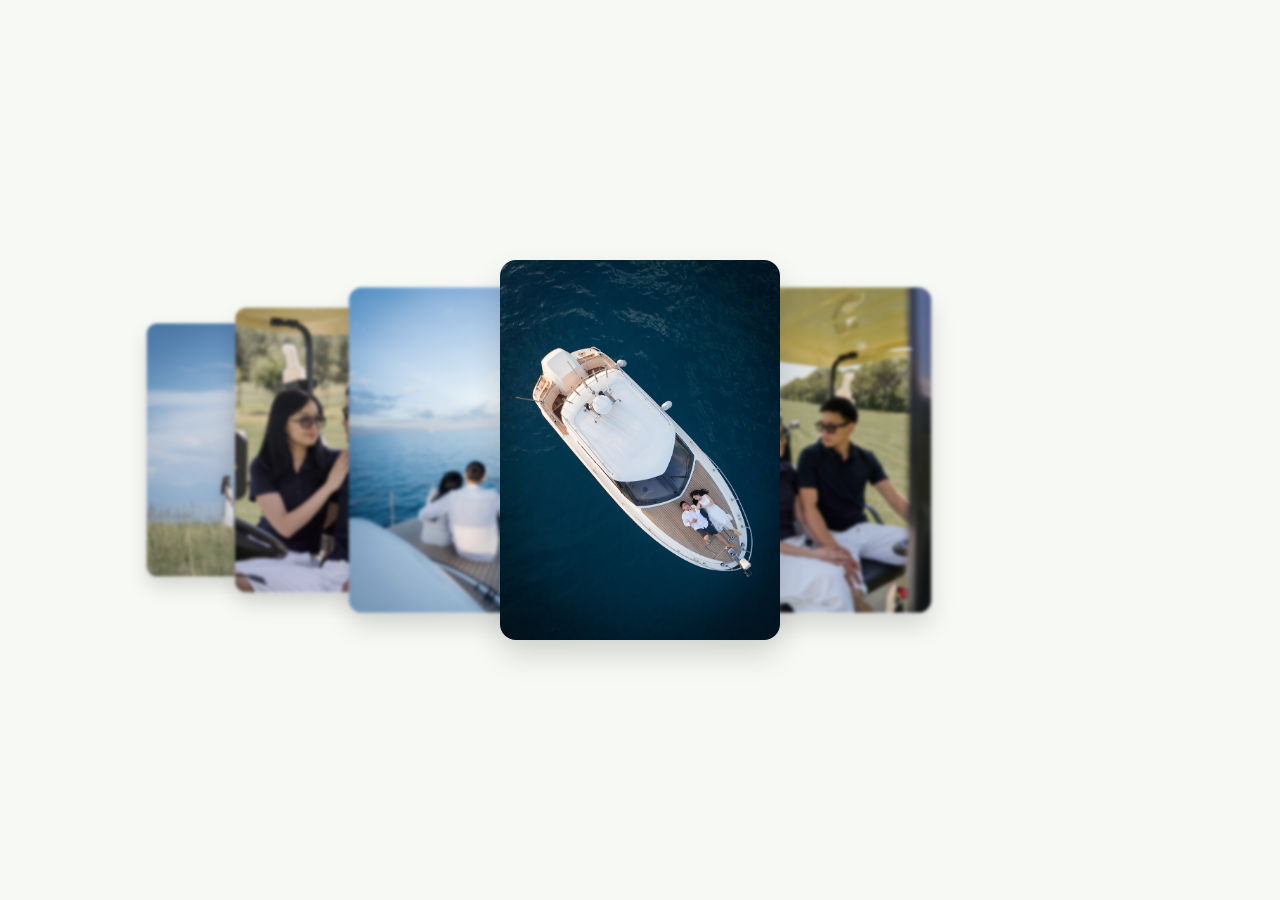
<file: nur.html>
<!DOCTYPE html>
<html lang="ru">
<head>
  <meta charset="UTF-8">
  <meta name="viewport" content="width=device-width, initial-scale=1.0">
  <title>3D Coverflow Slider</title>
  
  <link rel="stylesheet" href="https://cdn.jsdelivr.net/npm/swiper@11/swiper-bundle.min.css" />

  <style>
    body {
      background-color: #f7f9f5;
      display: flex;
      justify-content: center;
      align-items: center;
      min-height: 100vh;
      margin: 0;
      font-family: sans-serif;
    }

    /* Контейнер слайдера */
    .swiper {
      width: 100%;
      padding-top: 50px;
      padding-bottom: 50px;
    }

    /* Карточка слайда */
    .swiper-slide {
      background-position: center;
      background-size: cover;
      width: 280px;
      height: 380px;
      border-radius: 16px;
      box-shadow: 0 15px 30px rgba(0, 0, 0, 0.15);
      overflow: hidden;
      transition: filter 0.3s ease;
    }

    /* Добавляем размытие для боковых слайдов, как в видео */
    .swiper-slide:not(.swiper-slide-active) {
      filter: blur(2px) grayscale(20%);
    }

    .swiper-slide img {
      display: block;
      width: 100%;
      height: 100%;
      object-fit: cover;
    }
  </style>
</head>
<body>

  <div class="swiper mySwiper">
    <div class="swiper-wrapper">
      <div class="swiper-slide"><img src="10.jfif" alt="Фото 7" /></div>
      <div class="swiper-slide"><img src="125.jfif" alt="Фото 7" /></div>
      <div class="swiper-slide"><img src="01.jpeg" alt="Фото 1" /></div>
      <div class="swiper-slide"><img src="06.jpeg" alt="Фото 6" /></div>
      <div class="swiper-slide"><img src="07.jpeg" alt="Фото 7" /></div>
    </div>
  </div>

  <script src="https://cdn.jsdelivr.net/npm/swiper@11/swiper-bundle.min.js"></script>

  <script>
    const swiper = new Swiper('.mySwiper', {
      effect: 'coverflow',
      grabCursor: true,
      centeredSlides: true,
      slidesPerView: 'auto',
      loop: true,
      coverflowEffect: {
        rotate: 0,        /* Угол поворота слайдов */
        stretch: 80,      /* Расстояние/наложение слайдов друг на друга */
        depth: 200,       /* Эффект глубины (удаление боковых слайдов) */
        modifier: 1,      /* Множитель эффекта */
        slideShadows: false, /* Тень Swiper (отключена для мягкого вида) */
      },
    });
  </script>
</body>
</html>
</file>
